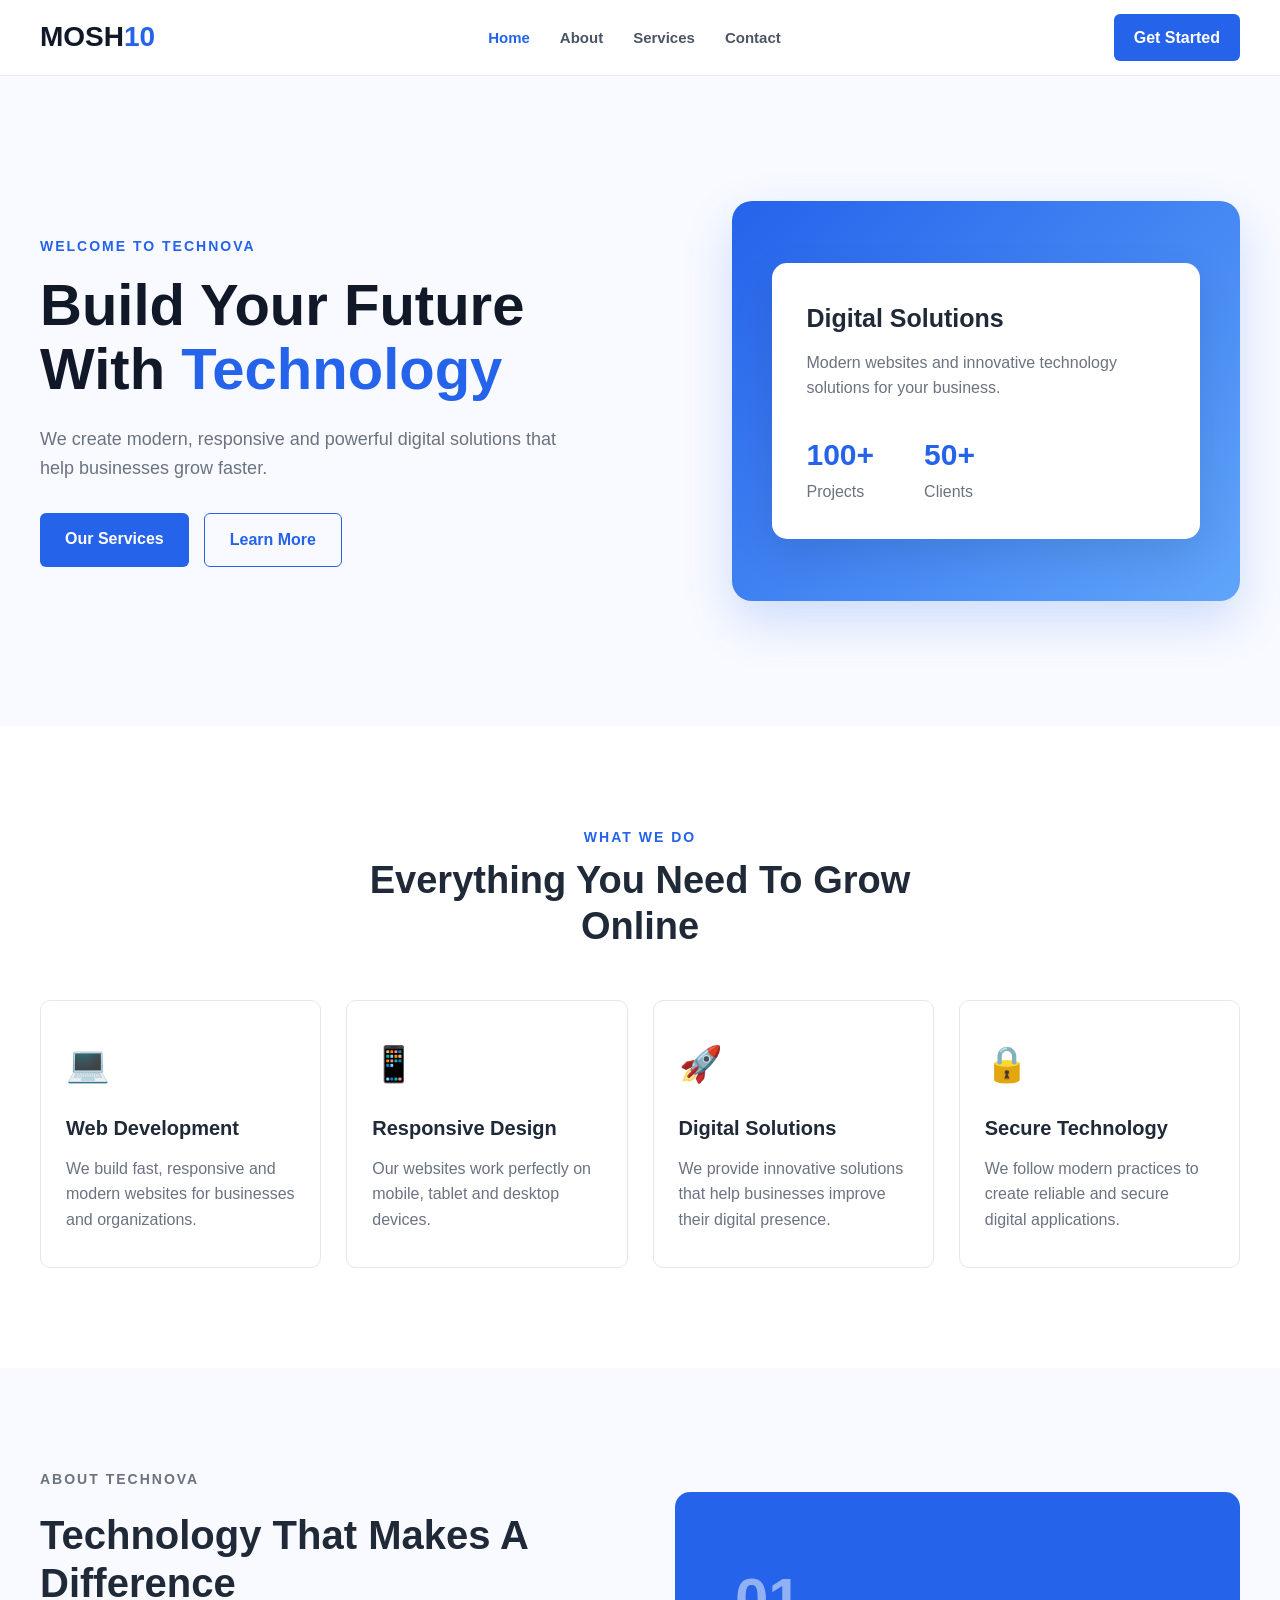
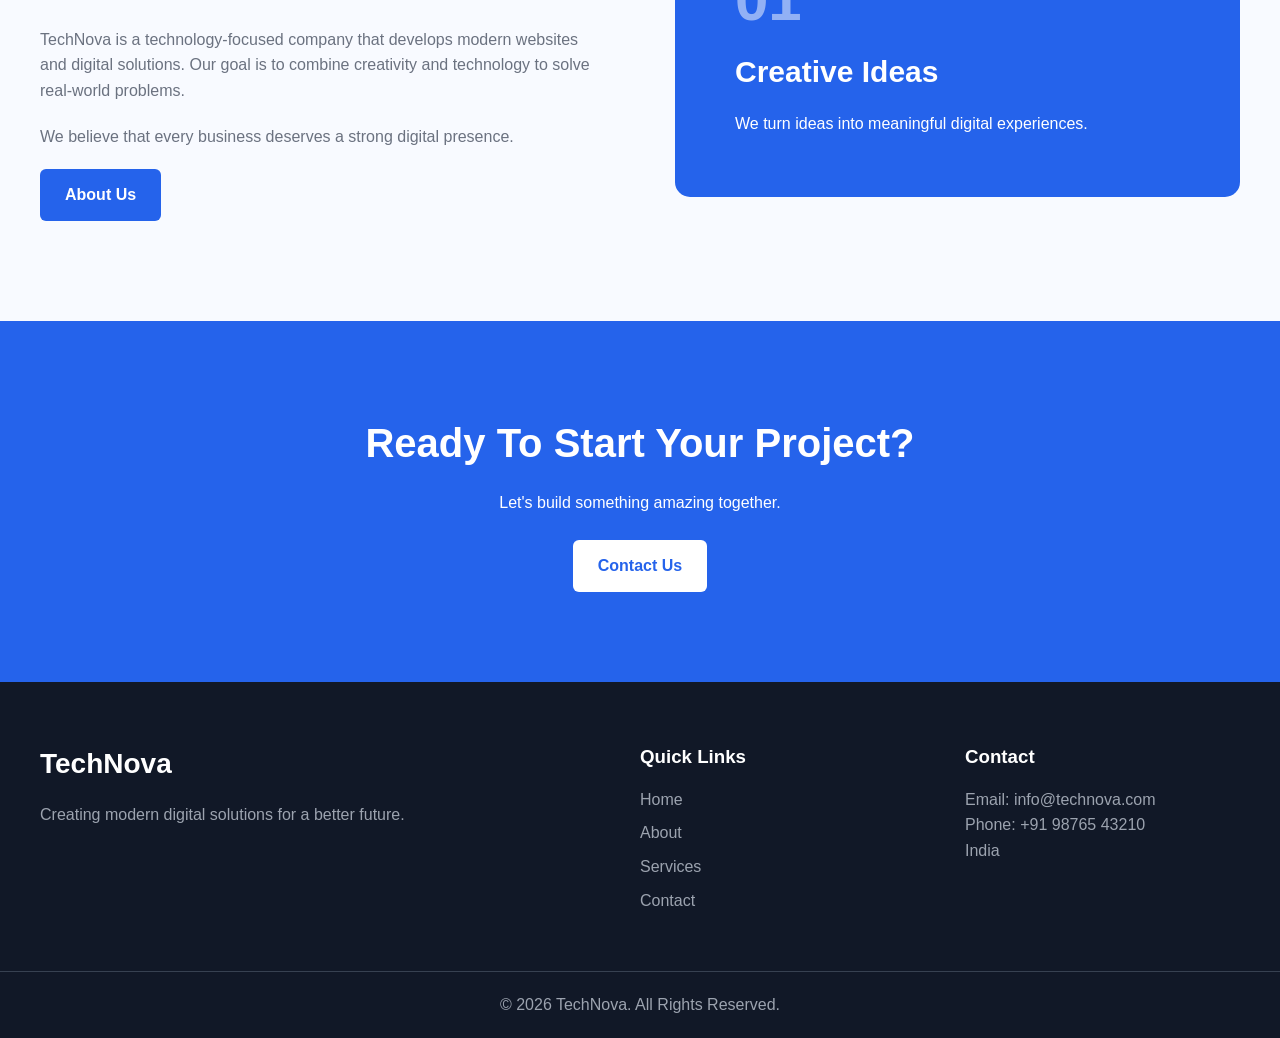
<file: index.html>
<!DOCTYPE html>
<html lang="en">

<head>
    <meta charset="UTF-8">
    <meta name="viewport" content="width=device-width, initial-scale=1.0">

    <title>TechNova - IT Solutions</title>

    <link rel="stylesheet" href="style.css">
</head>

<body>

    <!-- Header -->
    <header class="header">

        <div class="container nav-container">

            <a href="index.html" class="logo">
                MOSH<span>10</span>
            </a>

            <nav class="navbar">
                <a href="index.html" class="active">Home</a>
                <a href="about.html">About</a>
                <a href="services.html">Services</a>
                <a href="contact.html">Contact</a>
            </nav>

            <a href="contact.html" class="nav-button">
                Get Started
            </a>

        </div>

    </header>


    <!-- Hero Section -->
    <section class="hero">

        <div class="container hero-content">

            <div class="hero-text">

                <p class="small-title">
                    WELCOME TO TECHNOVA
                </p>

                <h1>
                    Build Your Future
                    With <span>Technology</span>
                </h1>

                <p>
                    We create modern, responsive and powerful digital
                    solutions that help businesses grow faster.
                </p>

                <div class="hero-buttons">

                    <a href="services.html" class="btn primary-btn">
                        Our Services
                    </a>

                    <a href="about.html" class="btn secondary-btn">
                        Learn More
                    </a>

                </div>

            </div>


            <div class="hero-image">

                <div class="hero-card">
                    <h3>Digital Solutions</h3>

                    <p>
                        Modern websites and innovative technology
                        solutions for your business.
                    </p>

                    <div class="stats">

                        <div>
                            <strong>100+</strong>
                            <span>Projects</span>
                        </div>

                        <div>
                            <strong>50+</strong>
                            <span>Clients</span>
                        </div>

                    </div>

                </div>

            </div>

        </div>

    </section>


    <!-- Features -->
    <section class="features">

        <div class="container">

            <div class="section-title">

                <p>WHAT WE DO</p>

                <h2>
                    Everything You Need
                    To Grow Online
                </h2>

            </div>


            <div class="feature-grid">

                <div class="feature-card">

                    <div class="icon">
                        💻
                    </div>

                    <h3>Web Development</h3>

                    <p>
                        We build fast, responsive and modern websites
                        for businesses and organizations.
                    </p>

                </div>


                <div class="feature-card">

                    <div class="icon">
                        📱
                    </div>

                    <h3>Responsive Design</h3>

                    <p>
                        Our websites work perfectly on mobile,
                        tablet and desktop devices.
                    </p>

                </div>


                <div class="feature-card">

                    <div class="icon">
                        🚀
                    </div>

                    <h3>Digital Solutions</h3>

                    <p>
                        We provide innovative solutions that help
                        businesses improve their digital presence.
                    </p>

                </div>


                <div class="feature-card">

                    <div class="icon">
                        🔒
                    </div>

                    <h3>Secure Technology</h3>

                    <p>
                        We follow modern practices to create reliable
                        and secure digital applications.
                    </p>

                </div>

            </div>

        </div>

    </section>


    <!-- About Preview -->
    <section class="about-preview">

        <div class="container about-grid">

            <div class="about-box">

                <p class="small-title">
                    ABOUT TECHNOVA
                </p>

                <h2>
                    Technology That
                    Makes A Difference
                </h2>

                <p>
                    TechNova is a technology-focused company that
                    develops modern websites and digital solutions.
                    Our goal is to combine creativity and technology
                    to solve real-world problems.
                </p>

                <p>
                    We believe that every business deserves a strong
                    digital presence.
                </p>

                <a href="about.html" class="btn primary-btn">
                    About Us
                </a>

            </div>


            <div class="about-highlight">

                <div class="number">
                    01
                </div>

                <h3>
                    Creative Ideas
                </h3>

                <p>
                    We turn ideas into meaningful digital experiences.
                </p>

            </div>

        </div>

    </section>


    <!-- Call To Action -->
    <section class="cta">

        <div class="container">

            <h2>
                Ready To Start Your Project?
            </h2>

            <p>
                Let's build something amazing together.
            </p>

            <a href="contact.html" class="btn white-btn">
                Contact Us
            </a>

        </div>

    </section>


    <!-- Footer -->
    <footer class="footer">

        <div class="container footer-grid">

            <div>

                <h2 class="footer-logo">
                    TechNova
                </h2>

                <p>
                    Creating modern digital solutions
                    for a better future.
                </p>

            </div>


            <div>

                <h3>Quick Links</h3>

                <a href="index.html">Home</a>
                <a href="about.html">About</a>
                <a href="services.html">Services</a>
                <a href="contact.html">Contact</a>

            </div>


            <div>

                <h3>Contact</h3>

                <p>Email: info@technova.com</p>
                <p>Phone: +91 98765 43210</p>
                <p>India</p>

            </div>

        </div>


        <div class="copyright">

            <p>
                © 2026 TechNova. All Rights Reserved.
            </p>

        </div>

    </footer>


</body>

</html>
</file>
<file: style.css>
/* =========================
   GLOBAL
========================= */

* {
    margin: 0;
    padding: 0;
    box-sizing: border-box;
}

html {
    scroll-behavior: smooth;
}

body {
    font-family: Arial, Helvetica, sans-serif;
    color: #1f2937;
    background: #ffffff;
    line-height: 1.6;
}

a {
    text-decoration: none;
    color: inherit;
}

.container {
    width: 95%;
    max-width: 1200px;
    margin: auto;
}


/* =========================
   HEADE
========================= */

.header {
    background: #ffffff;
    border-bottom: 1px solid #eeeeee;
    position: sticky;
    top: 0;
    z-index: 1000;
}

.nav-container {
    min-height: 75px;

    display: flex;
    align-items: center;
    justify-content: space-between;
}

.logo {
    font-size: 28px;
    font-weight: 700;
    color: #111827;
}

.logo span {
    color: #2563eb;
}

.navbar {
    display: flex;
    gap: 30px;
}

.navbar a {
    font-size: 15px;
    font-weight: 600;
    color: #4b5563;
    transition: 0.3s;
}

.navbar a:hover,
.navbar a.active {
    color: #2563eb;
}

.nav-button {
    background: #2563eb;
    color: white;
    padding: 11px 20px;
    border-radius: 6px;
    font-weight: 600;
}


/* =========================
   BUTTON
========================= */

.btn {
    display: inline-block;
    padding: 13px 25px;
    border-radius: 6px;
    font-weight: 600;
    transition: 0.3s;
}

.primary-btn {
    background: #2563eb;
    color: white;
}

.primary-btn:hover {
    background: #1d4ed8;
    transform: translateY(-2px);
}

.secondary-btn {
    border: 1px solid #2563eb;
    color: #2563eb;
}

.secondary-btn:hover {
    background: #2563eb;
    color: white;
}

.white-btn {
    background: white;
    color: #2563eb;
}


/* =========================
   HERO
========================= */

.hero {
    min-height: 650px;
    background: #f8faff;
    display: flex;
    align-items: center;
}

.hero-content {
    display: grid;
    grid-template-columns: 1.1fr 0.9fr;
    gap: 70px;
    align-items: center;
}

.small-title {
    color: #2563eb;
    font-size: 14px;
    font-weight: 700;
    letter-spacing: 2px;
    margin-bottom: 15px;
}

.hero h1 {
    font-size: 58px;
    line-height: 1.1;
    margin-bottom: 25px;
    color: #111827;
}

.hero h1 span {
    color: #2563eb;
}

.hero-text>p:not(.small-title) {
    color: #6b7280;
    max-width: 550px;
    font-size: 18px;
    margin-bottom: 30px;
}

.hero-buttons {
    display: flex;
    gap: 15px;
}

.hero-image {
    min-height: 400px;
    background: linear-gradient(135deg,
            #2563eb,
            #60a5fa);

    border-radius: 20px;

    display: flex;
    align-items: center;
    justify-content: center;

    padding: 40px;

    box-shadow: 0 20px 50px rgba(37, 99, 235, 0.2);
}

.hero-card {
    background: white;
    padding: 35px;
    border-radius: 15px;
    width: 100%;
    box-shadow: 0 15px 40px rgba(0, 0, 0, 0.1);
}

.hero-card h3 {
    font-size: 25px;
    margin-bottom: 12px;
}

.hero-card p {
    color: #6b7280;
}

.stats {
    display: flex;
    gap: 50px;
    margin-top: 30px;
}

.stats div {
    display: flex;
    flex-direction: column;
}

.stats strong {
    color: #2563eb;
    font-size: 30px;
}

.stats span {
    color: #6b7280;
}


/* =========================
   SECTION TITLE
========================= */

.section-title {
    text-align: center;
    max-width: 650px;
    margin: 0 auto 50px;
}

.section-title p {
    color: #2563eb;
    font-size: 14px;
    font-weight: 700;
    letter-spacing: 2px;
    margin-bottom: 10px;
}

.section-title h2 {
    font-size: 38px;
    line-height: 1.2;
}


/* =========================
   FEATURES
========================= */

.features {
    padding: 100px 0;
}

.feature-grid {
    display: grid;
    grid-template-columns: repeat(4, 1fr);
    gap: 25px;
}

.feature-card {
    padding: 35px 25px;
    border: 1px solid #e5e7eb;
    border-radius: 10px;
    background: white;
    transition: 0.3s;
}

.feature-card:hover {
    transform: translateY(-8px);
    box-shadow: 0 15px 35px rgba(0, 0, 0, 0.08);
}

.icon {
    font-size: 35px;
    margin-bottom: 20px;
}

.feature-card h3 {
    margin-bottom: 12px;
    font-size: 20px;
}

.feature-card p {
    color: #6b7280;
}


/* =========================
   ABOUT
========================= */

.about-preview {
    padding: 100px 0;
    background: #f8faff;
}

.about-grid {
    display: grid;
    grid-template-columns: 1fr 1fr;
    gap: 70px;
    align-items: center;
}

.about-box h2 {
    font-size: 40px;
    line-height: 1.2;
    margin-bottom: 20px;
}

.about-box p {
    color: #6b7280;
    margin-bottom: 20px;
}

.about-highlight {
    background: #2563eb;
    color: white;
    padding: 60px;
    border-radius: 15px;
}

.about-highlight .number {
    font-size: 60px;
    font-weight: 700;
    opacity: 0.5;
}

.about-highlight h3 {
    font-size: 30px;
    margin-bottom: 15px;
}


/* =========================
   CTA
========================= */

.cta {
    padding: 90px 20px;
    text-align: center;
    background: #2563eb;
    color: white;
}

.cta h2 {
    font-size: 40px;
    margin-bottom: 15px;
}

.cta p {
    margin-bottom: 25px;
}


/* =========================
   PAGE HEADER
========================= */

.page-header {
    padding: 100px 20px;
    text-align: center;
    background: #f8faff;
}

.page-header p:first-child {
    color: #2563eb;
    font-weight: 700;
    letter-spacing: 2px;
}

.page-header h1 {
    font-size: 48px;
    margin: 15px 0;
}

.page-header p:last-child {
    color: #6b7280;
}


/* =========================
   ABOUT PAGE
========================= */

.about-page {
    padding: 100px 0;
}

.about-page h2 {
    font-size: 40px;
    line-height: 1.2;
    margin-bottom: 25px;
}

.about-page p {
    color: #6b7280;
    margin-bottom: 20px;
}

.about-stats {
    display: grid;
    grid-template-columns: 1fr 1fr;
    gap: 20px;
}

.stat-box {
    padding: 35px;
    border: 1px solid #e5e7eb;
    border-radius: 10px;
    text-align: center;
}

.stat-box strong {
    display: block;
    font-size: 40px;
    color: #2563eb;
}

.stat-box span {
    color: #6b7280;
}


/* =========================
   MISSION
========================= */

.mission {
    padding: 100px 0;
    background: #f8faff;
}

.mission .feature-grid {
    grid-template-columns: repeat(3, 1fr);
}


/* =========================
   SERVICES
========================= */

.services {
    padding: 100px 0;
}

.service-grid {
    display: grid;
    grid-template-columns: repeat(3, 1fr);
    gap: 25px;
}

.service-card {
    padding: 35px;
    border: 1px solid #e5e7eb;
    border-radius: 10px;
    transition: 0.3s;
}

.service-card:hover {
    transform: translateY(-7px);
    box-shadow: 0 15px 35px rgba(0, 0, 0, 0.08);
}

.service-card h3 {
    font-size: 22px;
    margin-bottom: 15px;
}

.service-card p {
    color: #6b7280;
    margin-bottom: 20px;
}

.service-card a {
    color: #2563eb;
    font-weight: 600;
}


/* =========================
   CONTACT
========================= */

.contact {
    padding: 100px 0;
}

.contact-grid {
    display: grid;
    grid-template-columns: 0.9fr 1.1fr;
    gap: 70px;
}

.contact-info h2 {
    font-size: 40px;
    line-height: 1.2;
    margin-bottom: 20px;
}

.contact-info>p {
    color: #6b7280;
    margin-bottom: 30px;
}

.contact-item {
    display: flex;
    gap: 20px;
    margin-bottom: 25px;
}

.contact-item .icon {
    margin: 0;
}

.contact-item h3 {
    margin-bottom: 5px;
}

.contact-item p {
    color: #6b7280;
}

.contact-form {
    padding: 40px;
    border: 1px solid #e5e7eb;
    border-radius: 10px;
}

.form-row {
    display: grid;
    grid-template-columns: 1fr 1fr;
    gap: 15px;
}

.contact-form input,
.contact-form textarea {
    width: 100%;
    padding: 15px;
    border: 1px solid #d1d5db;
    border-radius: 6px;
    outline: none;
    margin-bottom: 15px;
    font-family: inherit;
}

.contact-form input:focus,
.contact-form textarea:focus {
    border-color: #2563eb;
}

.contact-form textarea {
    resize: vertical;
}

.contact-form button {
    border: none;
    cursor: pointer;
}


/* =========================
   FOOTER
========================= */

.footer {
    background: #111827;
    color: white;
    padding-top: 60px;
}

.footer-grid {
    display: grid;
    grid-template-columns: 2fr 1fr 1fr;
    gap: 50px;
    padding-bottom: 50px;
}

.footer-logo {
    font-size: 28px;
    margin-bottom: 15px;
}

.footer p {
    color: #9ca3af;
}

.footer h3 {
    margin-bottom: 15px;
}

.footer a {
    display: block;
    color: #9ca3af;
    margin-bottom: 8px;
}

.footer a:hover {
    color: white;
}

.copyright {
    text-align: center;
    border-top: 1px solid #374151;
    padding: 20px;
}


/* =========================
   TABLET
========================= */

@media (max-width: 992px) {

    .hero-content {
        grid-template-columns: 1fr;
    }

    .hero {
        padding: 80px 0;
    }

    .feature-grid {
        grid-template-columns: repeat(2, 1fr);
    }

    .service-grid {
        grid-template-columns: repeat(2, 1fr);
    }

    .footer-grid {
        grid-template-columns: 1fr 1fr;
    }

}


/* =========================
   MOBILE
========================= */

@media (max-width: 768px) {

    .nav-container {
        flex-direction: column;
        gap: 15px;
        padding: 20px 0;
    }

    .navbar {
        gap: 15px;
        flex-wrap: wrap;
        justify-content: center;
    }

    .nav-button {
        display: none;
    }

    .hero h1 {
        font-size: 42px;
    }

    .hero-content,
    .about-grid,
    .contact-grid {
        grid-template-columns: 1fr;
    }

    .feature-grid,
    .service-grid,
    .mission .feature-grid {
        grid-template-columns: 1fr;
    }

    .about-stats {
        grid-template-columns: 1fr 1fr;
    }

    .form-row {
        grid-template-columns: 1fr;
    }

    .footer-grid {
        grid-template-columns: 1fr;
        gap: 30px;
    }

    .page-header h1 {
        font-size: 38px;
    }

    .section-title h2 {
        font-size: 32px;
    }

}


/* =========================
   SMALL MOBILE
========================= */

@media (max-width: 480px) {

    .container {
        width: 92%;
    }

    .navbar a {
        font-size: 13px;
    }

    .hero h1 {
        font-size: 35px;
    }

    .hero-buttons {
        flex-direction: column;
    }

    .hero-buttons .btn {
        text-align: center;
    }

    .hero-image {
        padding: 20px;
    }

    .hero-card {
        padding: 25px;
    }

    .stats {
        gap: 25px;
    }

    .about-stats {
        grid-template-columns: 1fr;
    }

    .contact-form {
        padding: 25px;
    }

}
</file>
